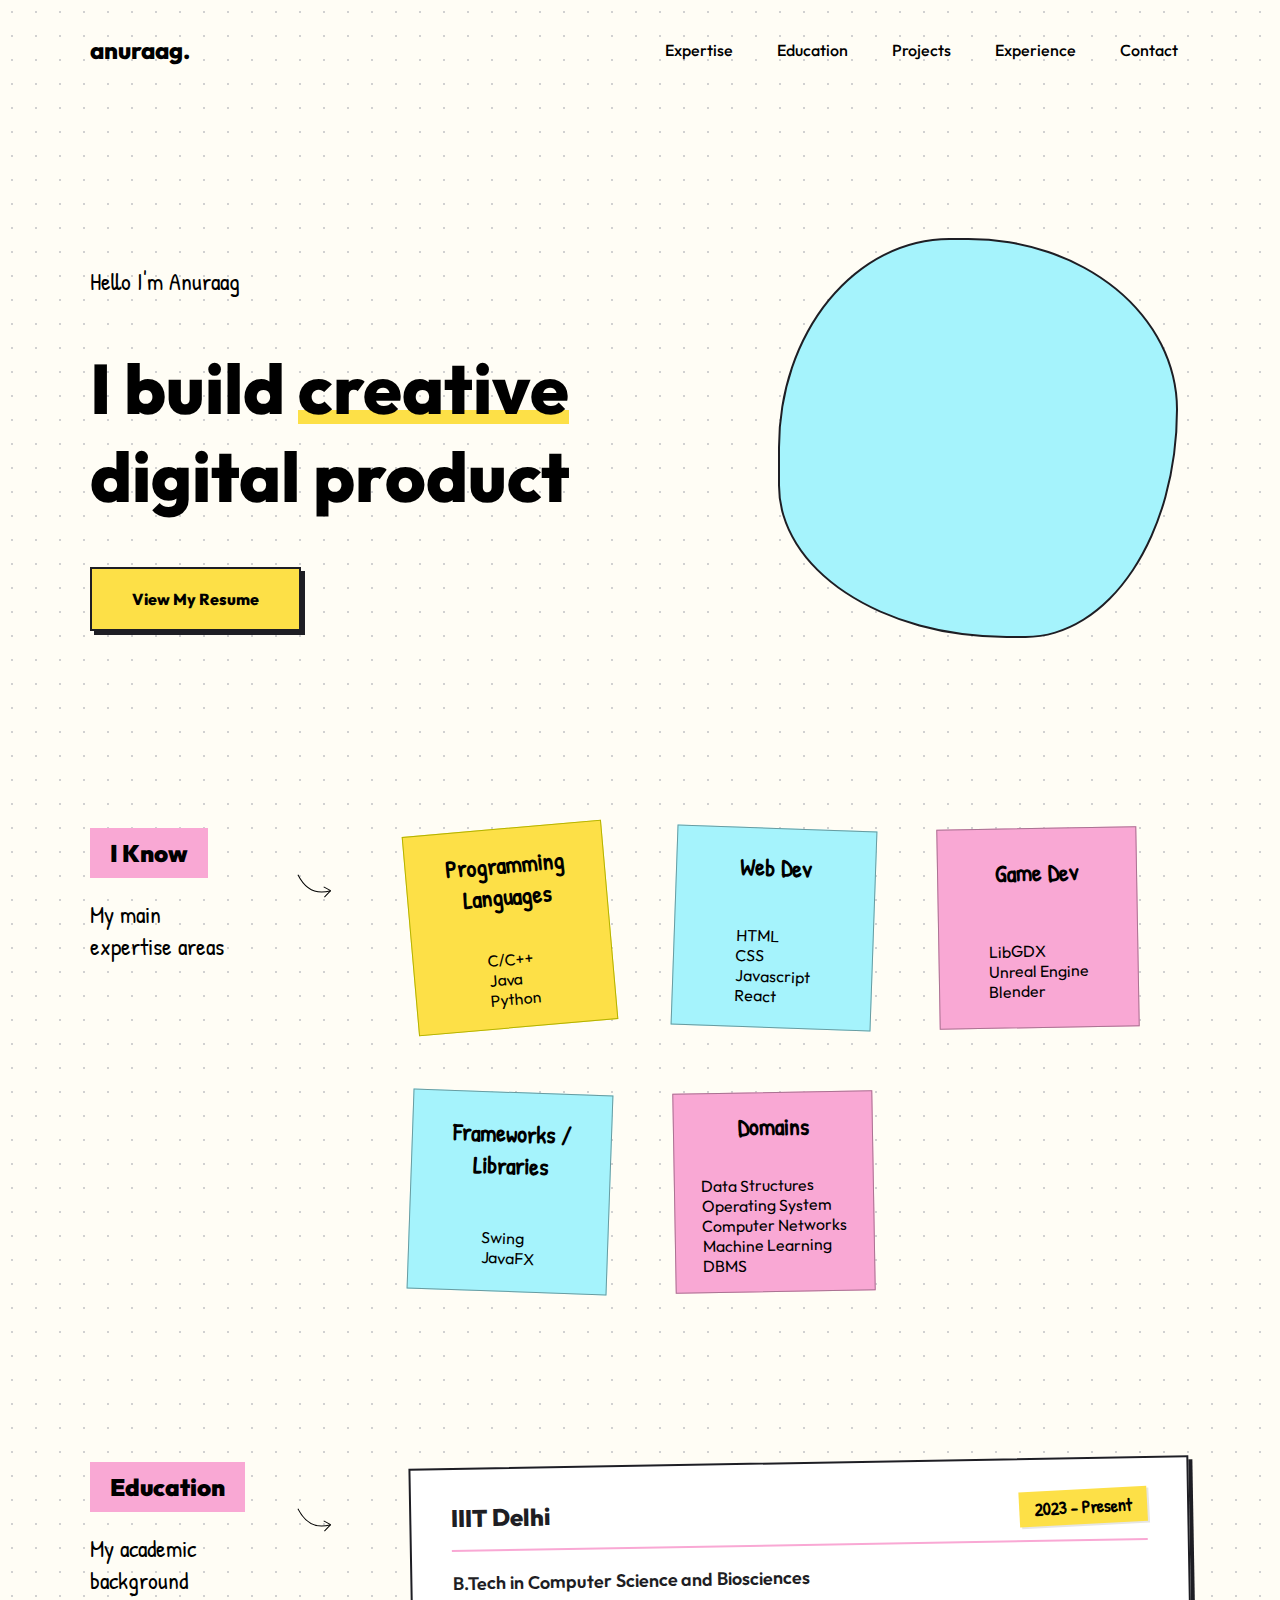
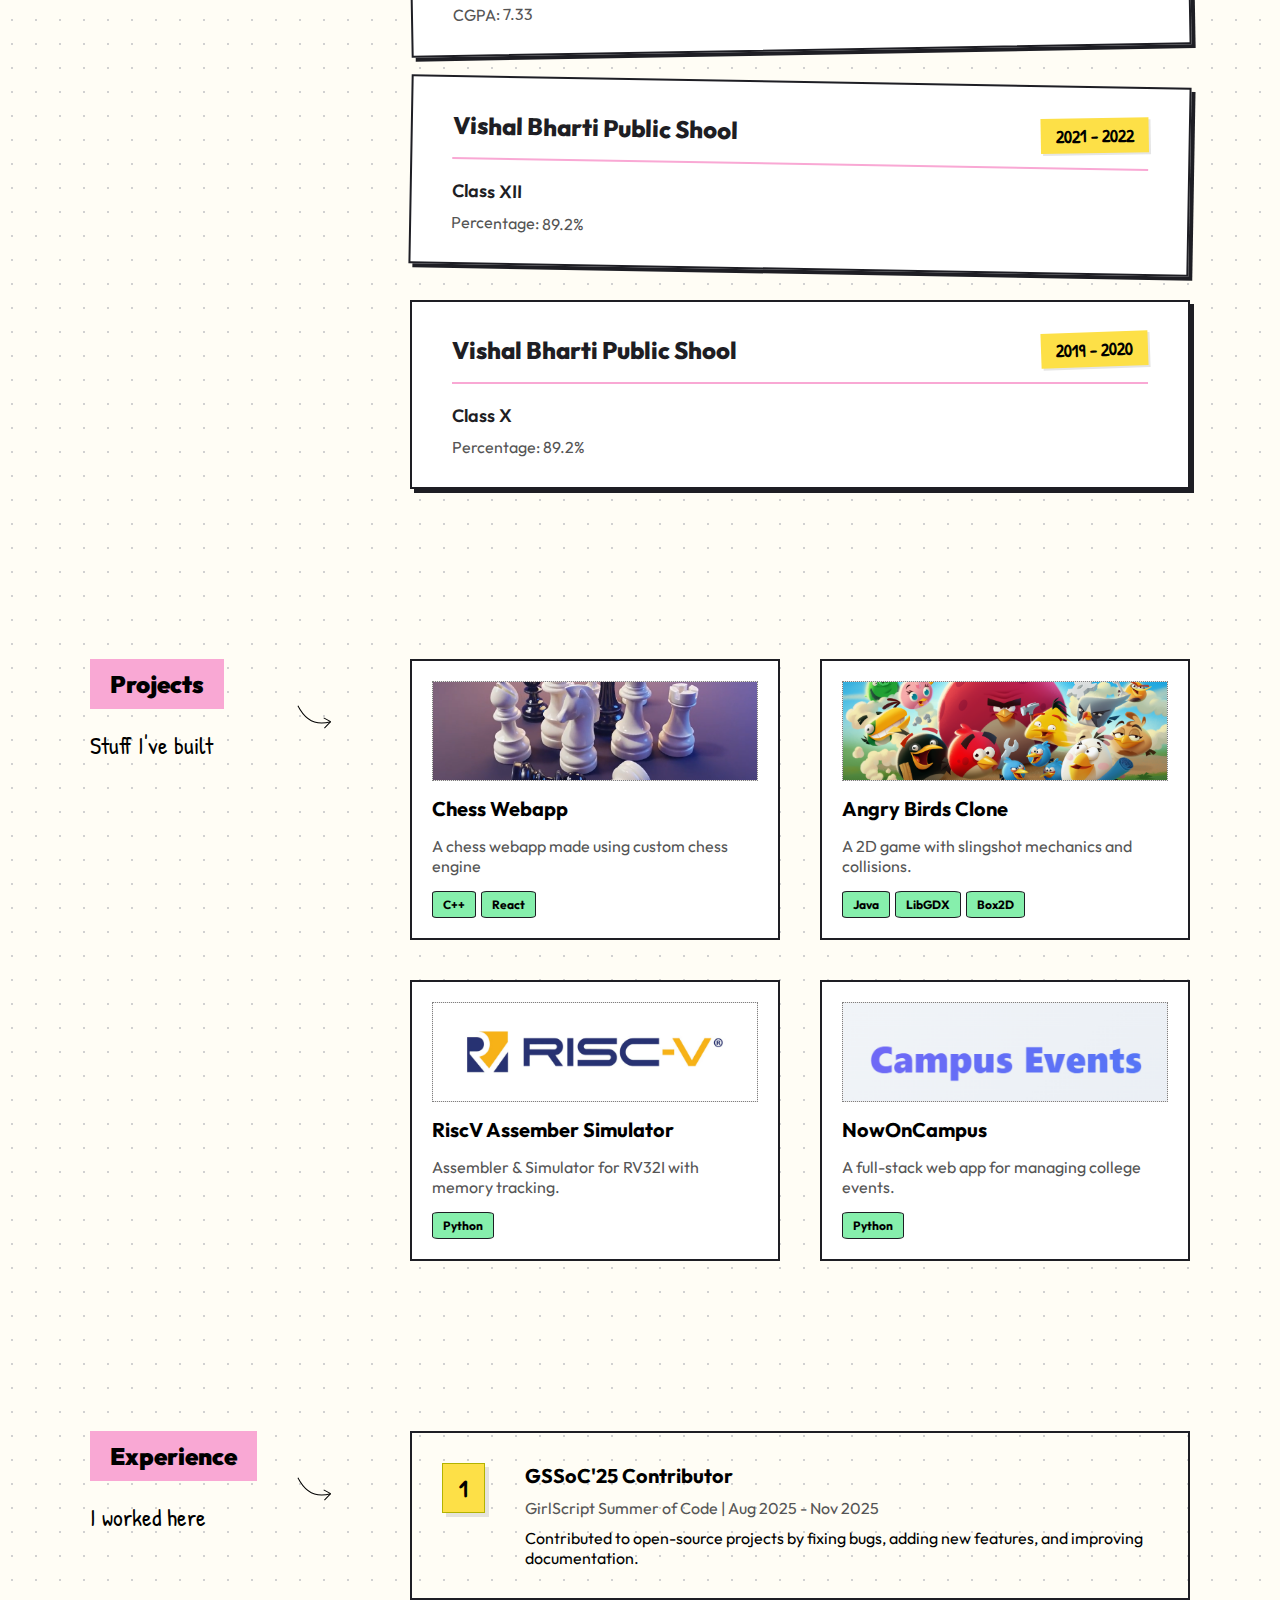
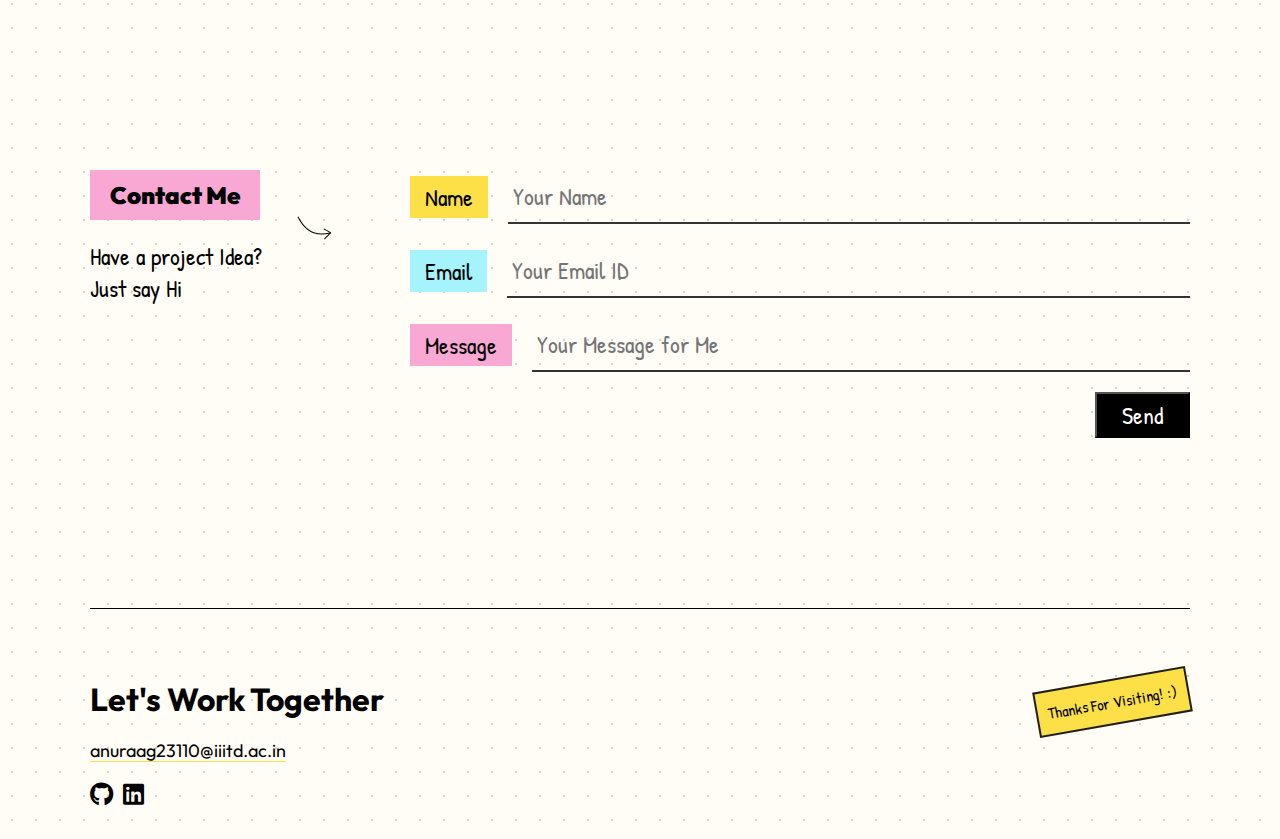
<file: index.html>
<!DOCTYPE html>
<html lang="en">
<head>
    <meta charset="UTF-8">
    <meta name="viewport" content="width=device-width, initial-scale=1.0">
    <title>Anuraag Tandon | Portfolio</title>
    <link rel="stylesheet" href="style.css">

    <!-- Outfit font -->
    <link rel="preconnect" href="https://fonts.googleapis.com">
    <link rel="preconnect" href="https://fonts.gstatic.com" crossorigin>
    <link href="https://fonts.googleapis.com/css2?family=Jost:ital,wght@0,100..900;1,100..900&family=Outfit:wght@100..900&display=swap" rel="stylesheet">

    <!-- patrick hand font -->
    <link rel="preconnect" href="https://fonts.googleapis.com">
    <link rel="preconnect" href="https://fonts.gstatic.com" crossorigin>
    <link href="https://fonts.googleapis.com/css2?family=Jost:ital,wght@0,842;1,842&family=Outfit:wght@100..900&family=Patrick+Hand&display=swap" rel="stylesheet">

    <link
    rel="stylesheet"
    href="https://cdnjs.cloudflare.com/ajax/libs/font-awesome/6.5.1/css/all.min.css"
    />



</head>
<body>
    <div id="container">
        <nav>
            <div id="anuraag_logo">anuraag.</div>
            <button id="hamburger_btn" aria-label="Toggle navigation">
                <i class="fa-solid fa-bars"></i>
            </button>
            <div id="section_links_area">
                <a href="#expertise" class="section_link" onclick="closeMenu()">Expertise</a>
                <a href="#education" class="section_link" onclick="closeMenu()">Education</a>
                <a href="#projects" class="section_link" onclick="closeMenu()">Projects</a>
                <a href="#experience" class="section_link" onclick="closeMenu()">Experience</a>
                <a href="#contact" class="section_link" onclick="closeMenu()">Contact</a>
            </div>
        </nav>

        <section id="hero">
            <div id="hero_text">
                <p id="intro1_txt">Hello I'm Anuraag</p>
                <p id="intro2_txt">I build <span class="highlight">creative</span> digital product</p>
                <button id="view_resume"  onclick="window.open('assets/resume.pdf', '_blank');">View My Resume</button>
            </div>
            <div id="blob">
                <div id="blob_bg"></div>
                <!-- <div id="blob_img"></div> -->
                <!-- <img src="assets/profile.png" id="blob_img" alt="Anuraag Tandon"> -->
            </div>
        </section>

        <!-- knowledge section -->
        <section class="section" id="expertise">
            <div class="section_tag">
                <div class="section_tag_text">
                    <div class="section_heading">I Know</div>
                    <div class="section_heading_description">My main <br>expertise areas</div>
                </div>
                <svg class="section_tag_arrow" viewBox="0 0 100 100" fill="none" stroke="currentColor" stroke-width="2">
                    <path d="M10,20 Q40,60 80,40" />
                    <path d="M80,40 L65,35 M80,40 L70,55" />
                </svg>
            </div>
            <div class="knowledge_section_content">
                <div class="yellow_card areas_card">
                    <p class="area_name">Programming Languages</p>
                    <div class="area_knowledge">
                        <p> C/C++ </p>
                        <p> Java </p>
                        <p> Python </p>
                    </div>
                </div>
                <div class="blue_card areas_card">
                    <p class="area_name">Web Dev</p>
                    <div class="area_knowledge">
                        <p> HTML </p>
                        <p> CSS </p>
                        <p> Javascript </p>
                        <p> React </p>
                    </div>
                </div>
                <div class="pink_card areas_card">
                    <p class="area_name">Game Dev</p>
                    <div class="area_knowledge">
                        <p> LibGDX </p>
                        <p> Unreal Engine </p>
                        <p> Blender </p>
                    </div>
                </div>
                <div class="blue_card areas_card">
                    <p class="area_name">Frameworks / Libraries</p>
                    <div class="area_knowledge">
                        <p> Swing </p>
                        <p> JavaFX </p>
                    </div>
                </div>
                <div class="pink_card areas_card">
                    <p class="area_name">Domains</p>
                    <div class="area_knowledge">
                        <p> Data Structures </p>
                        <p> Operating System </p>
                        <p> Computer Networks </p>
                        <p> Machine Learning </p>
                        <p> DBMS </p>
                    </div>
                </div>
            </div>
        </section>

        <!-- Education Section -->
        <section class="section" id="education">
            <div class="section_tag">
                <div class="section_tag_text">
                    <div class="section_heading">Education</div>
                    <div class="section_heading_description">My academic <br>background</div>
                </div>
                <svg class="section_tag_arrow" viewBox="0 0 100 100" fill="none" stroke="currentColor" stroke-width="2">
                    <path d="M10,20 Q40,60 80,40" />
                    <path d="M80,40 L65,35 M80,40 L70,55" />
                </svg>
            </div>
            <div class="education_section_content">
                <div class="education_details" style="transform: rotate(-1deg);">
                    <div class="univ_header">
                        <div class="univ_name">IIIT Delhi</div>
                        <div class="date_detail">2023 - Present</div>
                    </div>
                    
                    <div class="pink_underline"></div>

                    <div class="education_info">
                        <div class="degree_name">B.Tech in Computer Science and Biosciences</div>
                        <div class="marks_detail">CGPA: 7.33</div>
                    </div>
                </div>
                <div class="education_details" style="transform: rotate(1deg);">
                    <div class="univ_header">
                        <div class="univ_name">Vishal Bharti Public Shool</div>
                        <div class="date_detail">2021 - 2022</div>
                    </div>
                    
                    <div class="pink_underline"></div>

                    <div class="education_info">
                        <div class="degree_name">Class XII</div>
                        <div class="marks_detail">Percentage: 89.2%</div>
                    </div>
                </div>
                <div class="education_details">
                    <div class="univ_header">
                        <div class="univ_name">Vishal Bharti Public Shool</div>
                        <div class="date_detail">2019 - 2020</div>
                    </div>
                    
                    <div class="pink_underline"></div>

                    <div class="education_info">
                        <div class="degree_name">Class X</div>
                        <div class="marks_detail">Percentage: 89.2%</div>
                    </div>
                </div>
            </div>   
        </section>

        <!-- Projects section -->
        <section class="section" id="projects">
            <div class="section_tag">
                <div class="section_tag_text">
                    <div class="section_heading">Projects</div>
                    <div class="section_heading_description">Stuff I've built</div>
                </div>
                <svg class="section_tag_arrow" viewBox="0 0 100 100" fill="none" stroke="currentColor" stroke-width="2">
                    <path d="M10,20 Q40,60 80,40" />
                    <path d="M80,40 L65,35 M80,40 L70,55" />
                </svg>
            </div>
            <div class="project_section_content">
                <div class="project_card" onclick="window.open('https://github.com/MAHanupriSAR/Chess', '_blank');">
                    <!-- <div class="project_img"></div> -->
                    <img src="assets/chess.png" alt="Angry Birds Clone" class="project_img">
                    <div class="project_title">Chess Webapp</div>
                    <div class="project_description">A chess webapp made using custom chess engine</div>
                    <div class="tags">
                        <div class="tag">C++</div>
                        <div class="tag">React</div>
                    </div>
                </div>
                <div class="project_card" onclick="window.open('https://github.com/MAHanupriSAR/Angry_Birds', '_blank');">
                    <!-- <div class="project_img"></div> -->
                    <img src="assets/angryBirds.png" alt="Angry Birds Clone" class="project_img">
                    <div class="project_title">Angry Birds Clone</div>
                    <div class="project_description">A 2D game with slingshot mechanics and collisions.</div>
                    <div class="tags">
                        <div class="tag">Java</div>
                        <div class="tag">LibGDX</div>
                        <div class="tag">Box2D</div>
                    </div>
                </div>
                <div class="project_card" onclick="window.open('https://github.com/MAHanupriSAR/Assembler_Simulator', '_blank');">
                    <!-- <div class="project_img"></div> -->
                    <img src="assets/riscV.png" alt="RiscV Assember Simulator" class="project_img">
                    <div class="project_title">RiscV Assember Simulator</div>
                    <div class="project_description">Assembler & Simulator for RV32I with memory tracking.</div>
                    <div class="tags">
                        <div class="tag">Python</div>
                    </div>
                </div>
                <div class="project_card"  onclick="window.open('https://github.com/MAHanupriSAR/NowOnCampus', '_blank');">
                    <!-- <div class="project_img"></div> -->
                    <img src="assets/nowOnCampus.png" alt="Event Management" class="project_img">
                    <div class="project_title">NowOnCampus</div>
                    <div class="project_description">A full-stack web app for managing college events.</div>
                    <div class="tags">
                        <div class="tag">Python</div>
                    </div>
                </div>
            </div>
        </section>

        <!-- Work Experience Section -->
        <section class="section" id="experience">
            <div class="section_tag">
                <div class="section_tag_text">
                    <div class="section_heading">Experience</div>
                    <div class="section_heading_description">I worked here</div>
                </div>
                <svg class="section_tag_arrow" viewBox="0 0 100 100" fill="none" stroke="currentColor" stroke-width="2">
                    <path d="M10,20 Q40,60 80,40" />
                    <path d="M80,40 L65,35 M80,40 L70,55" />
                </svg>
            </div>
            <div class="experience_section_content">
                <div class="experience_card">
                    <div class="role_number yellow_role">1</div>
                    <div class="role_detail">
                        <div class="role_name">GSSoC'25 Contributor</div>
                        <div class="role_place_date">GirlScript Summer of Code | Aug 2025 - Nov 2025</div>
                        <div class="role_description">Contributed to open-source projects by fixing bugs, adding new features, and improving documentation.</div>
                    </div>
                </div>
            </div>   
        </section>

        <!-- contact me -->
         <section class="section" id="contact">
            <div class="section_tag">
                <div class="section_tag_text">
                    <div class="section_heading">Contact Me</div>
                    <div class="section_heading_description">Have a project Idea?<br>Just say Hi</div>
                </div>
                <svg class="section_tag_arrow" viewBox="0 0 100 100" fill="none" stroke="currentColor" stroke-width="2">
                    <path d="M10,20 Q40,60 80,40" />
                    <path d="M80,40 L65,35 M80,40 L70,55" />
                </svg>
            </div>
            <div class="contact_section_content">
                <form id="contact_me_form">
                    <div id="name_input">
                        <label class="label" id="name_label" for="name_field">Name</label>
                        <input type="text" id="name_field" name="username" placeholder="Your Name" required>
                    </div>
                    <div id="email_input">
                        <label class="label" id="email_label" for="email_field">Email</label>
                        <input type="email" id="email_field" name="email" placeholder="Your Email ID" required>
                    </div>
                    <div id="message_input">
                        <label class="label" id="message_label" for="message_field">Message</label>
                        <input type="text" id="message_field" name="message" placeholder="Your Message for Me" required>
                    </div>
                    <button type="submit" id="send_btn">Send</button>
                </form>
            </div>   
        </section>

        <footer>
            <div id="black_footer_line"></div>
            <div id="footer_txt">
                <div id="left_footer_txt">
                    <div id="footer_greet1">Let's Work Together</div>
                    <div id="links">
                        <div id="footer_email">anuraag23110@iiitd.ac.in</div>
                        <div id="footer_social_links">
                            <div class="social_link" id="github" onclick="window.open('https://github.com/MAHanupriSAR', '_blank');">
                                <i class="fa-brands fa-github" style="color: #000000;"></i>
                            </div>
                            <div class="social_link" id="linkdin" onclick="window.open('https://www.linkedin.com/in/anuraagtandon/', '_blank');">
                                <i class="fa-brands fa-linkedin" style="color: #000000;"></i>
                            </div>
                        </div>
                    </div>
                </div>
                <div id="footer_greet2">Thanks For Visiting! :)</div>
            </div>
        </footer>
    </div>
    <script src="script.js"></script>
</body>
</html>
</file>
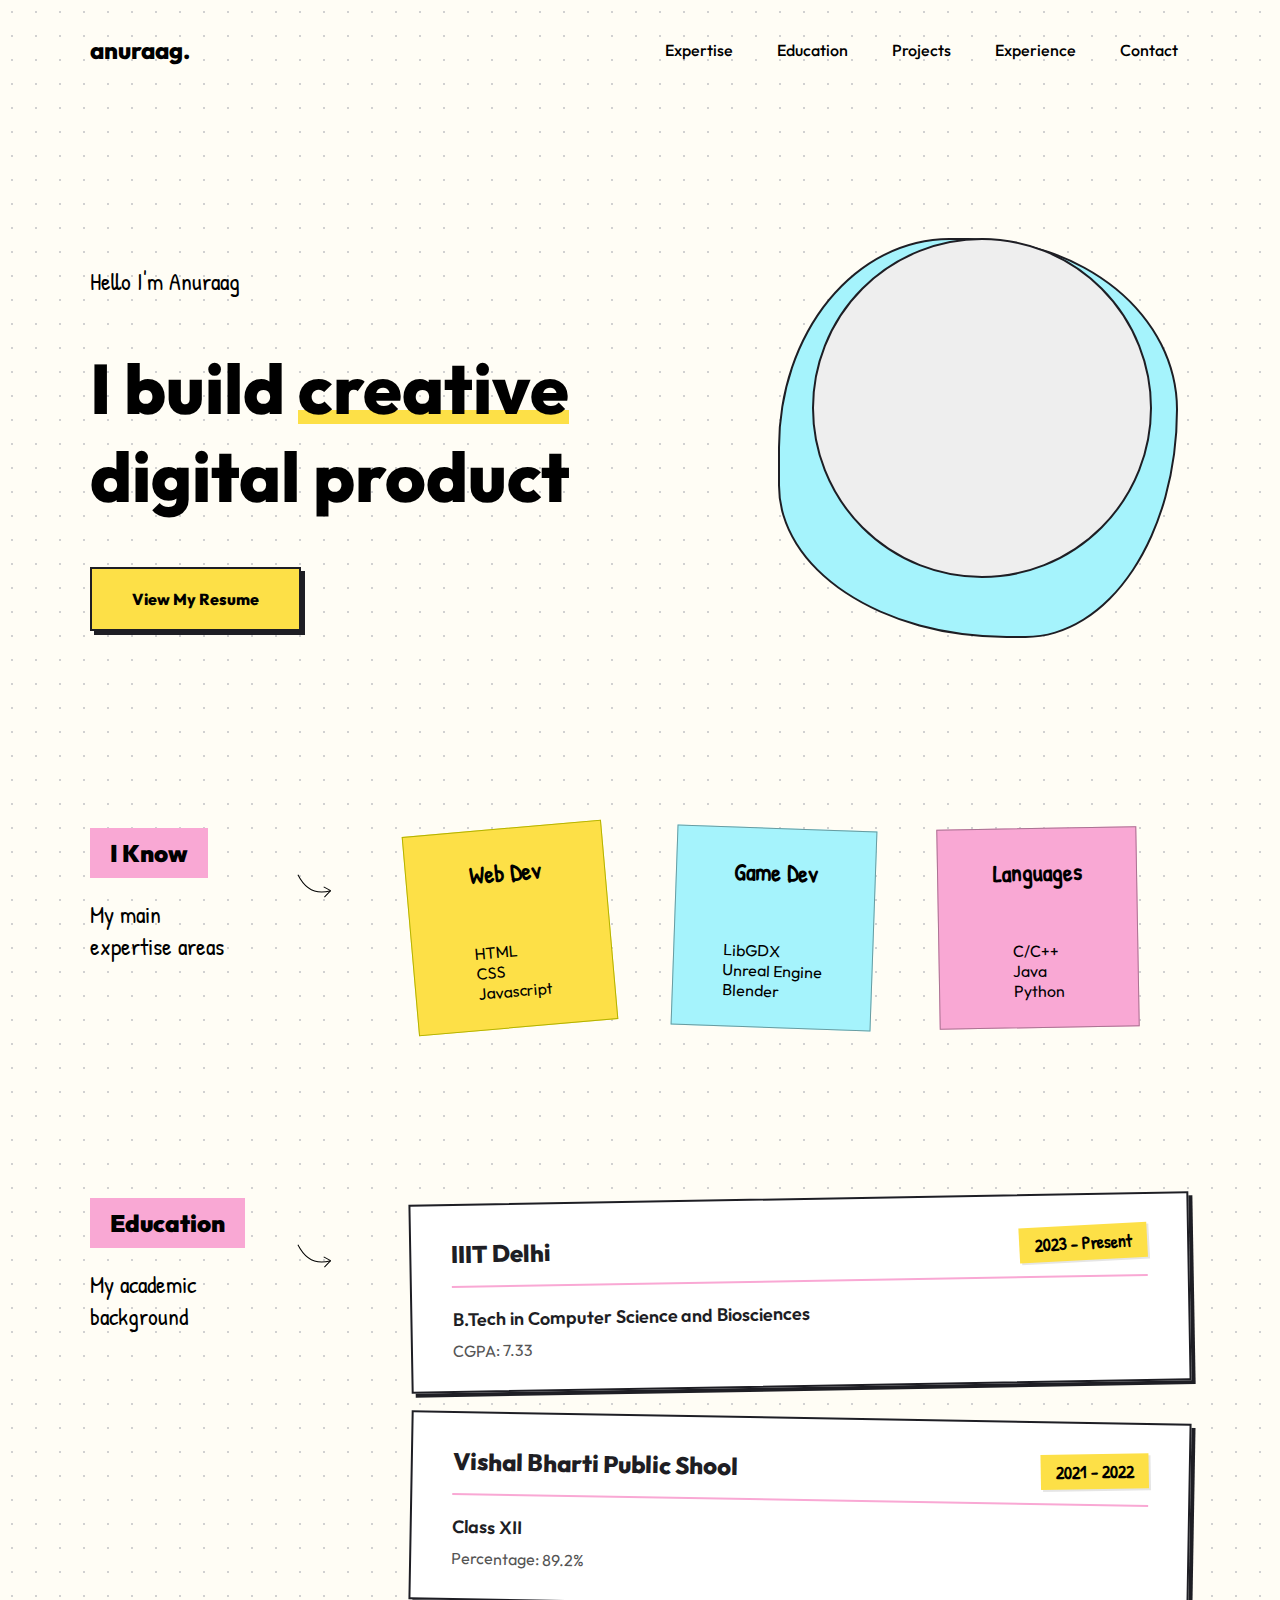
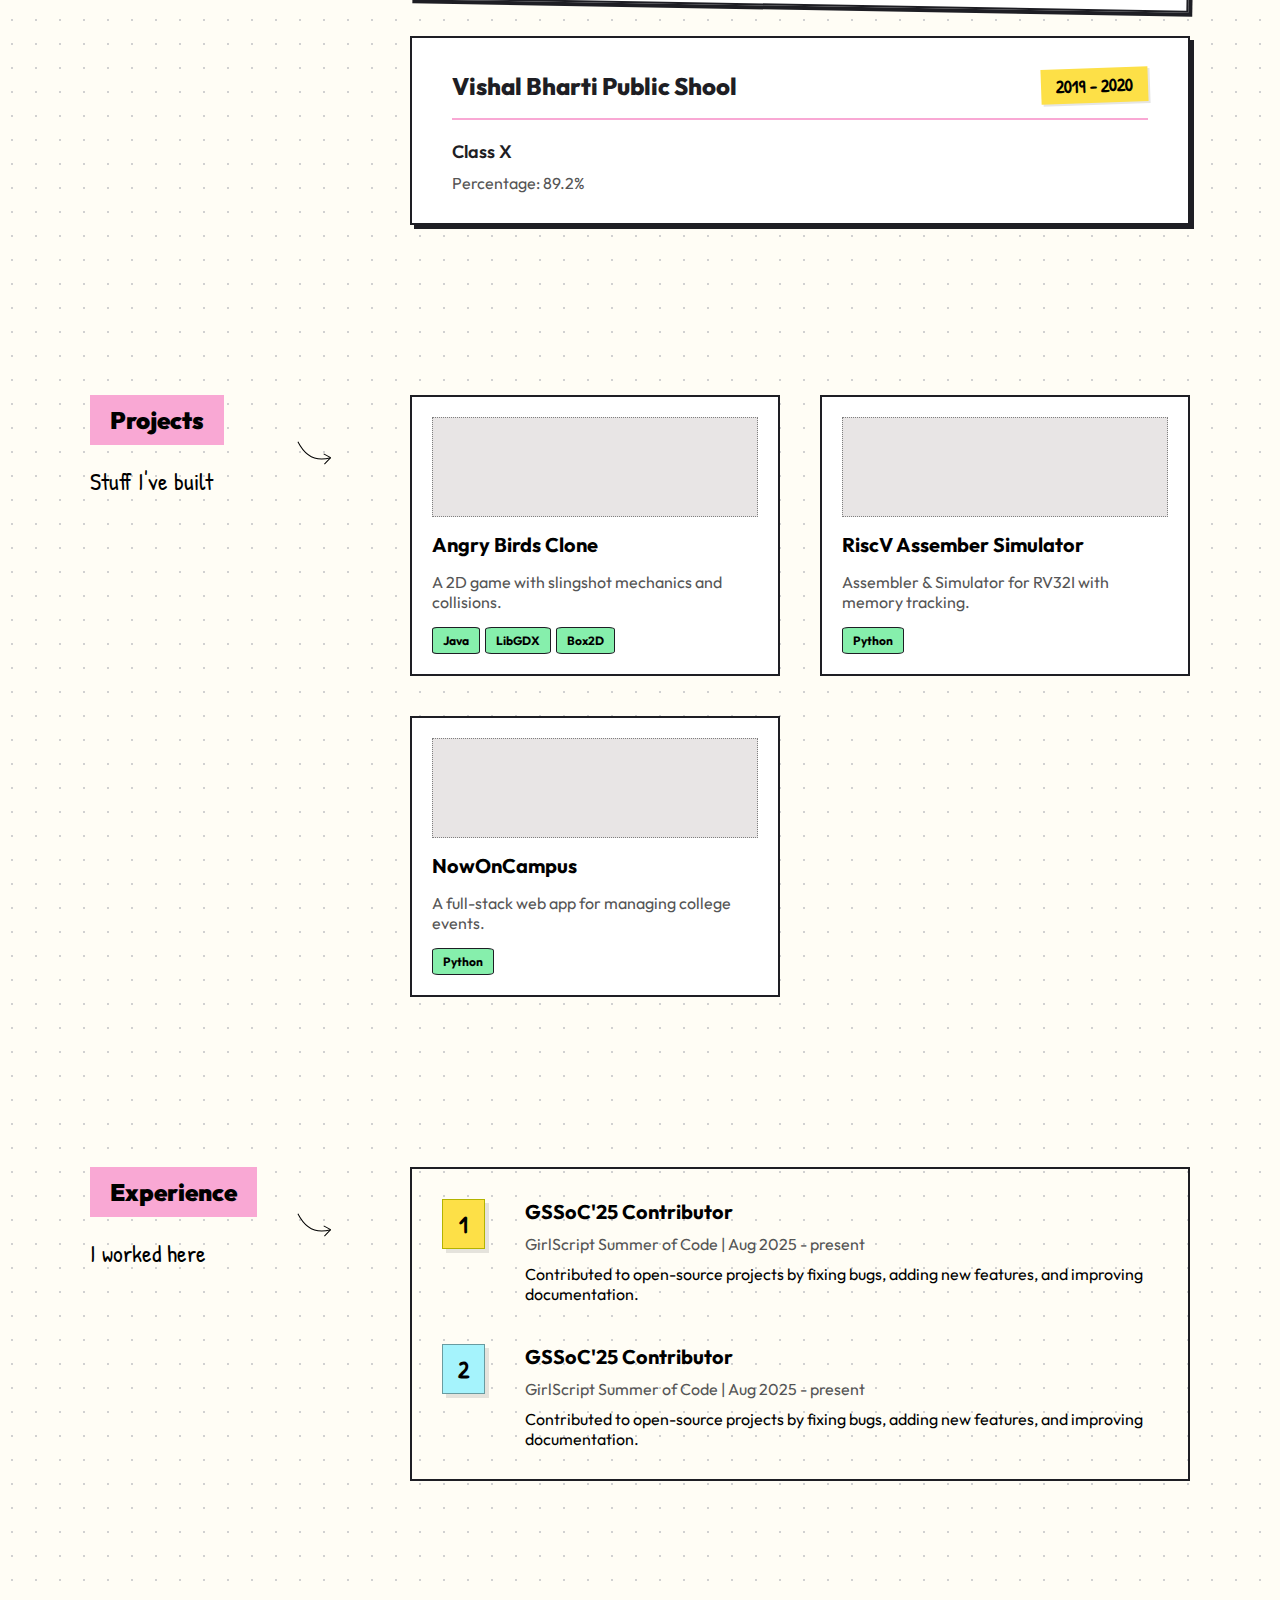
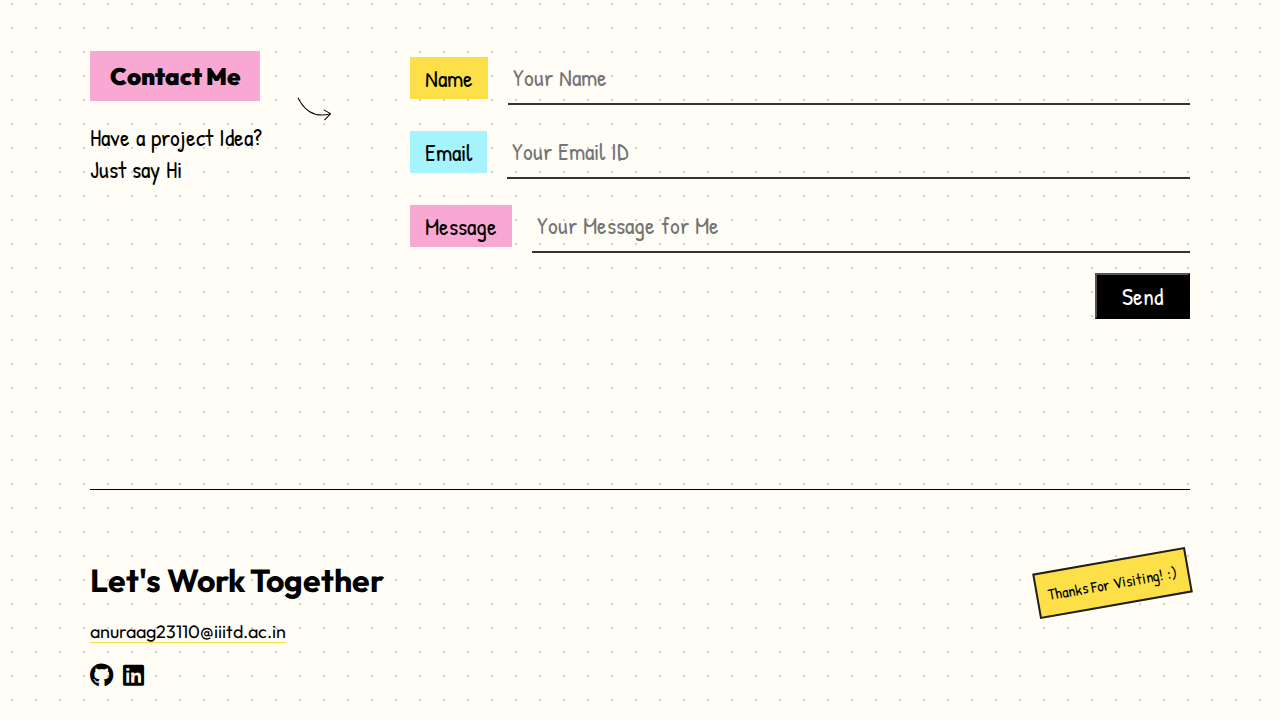
<file: portfolio.html>
<!DOCTYPE html>
<html lang="en">
<head>
    <meta charset="UTF-8">
    <meta name="viewport" content="width=device-width, initial-scale=1.0">
    <title>Anuraag Tandon | Portfolio</title>
    <link rel="stylesheet" href="style.css">

    <!-- Outfit font -->
    <link rel="preconnect" href="https://fonts.googleapis.com">
    <link rel="preconnect" href="https://fonts.gstatic.com" crossorigin>
    <link href="https://fonts.googleapis.com/css2?family=Jost:ital,wght@0,100..900;1,100..900&family=Outfit:wght@100..900&display=swap" rel="stylesheet">

    <!-- patrick hand font -->
    <link rel="preconnect" href="https://fonts.googleapis.com">
    <link rel="preconnect" href="https://fonts.gstatic.com" crossorigin>
    <link href="https://fonts.googleapis.com/css2?family=Jost:ital,wght@0,842;1,842&family=Outfit:wght@100..900&family=Patrick+Hand&display=swap" rel="stylesheet">

    <link
    rel="stylesheet"
    href="https://cdnjs.cloudflare.com/ajax/libs/font-awesome/6.5.1/css/all.min.css"
    />



</head>
<body>
    <div id="container">
        <nav>
            <div id="anuraag_logo">anuraag.</div>
            <div id="section_links_area">
                <a href="#expertise" class="section_link">Expertise</a>
                <a href="#education" class="section_link">Education</a>
                <a href="#projects" class="section_link">Projects</a>
                <a href="#experience" class="section_link">Experience</a>
                <a href="#contact" class="section_link">Contact</a>
            </div>
        </nav>

        <section id="hero">
            <div id="hero_text">
                <p id="intro1_txt">Hello I'm Anuraag</p>
                <p id="intro2_txt">I build <span class="highlight">creative</span> digital product</p>
                <button id="view_resume">View My Resume</button>
            </div>
            <div id="blob">
                <div id="blob_bg">
                </div>
                <div id="blob_img"></div>
            </div>
        </section>

        <!-- knowledge section -->
        <section class="section" id="expertise">
            <div class="section_tag">
                <div class="section_tag_text">
                    <div class="section_heading">I Know</div>
                    <div class="section_heading_description">My main <br>expertise areas</div>
                </div>
                <svg class="section_tag_arrow" viewBox="0 0 100 100" fill="none" stroke="currentColor" stroke-width="2">
                    <path d="M10,20 Q40,60 80,40" />
                    <path d="M80,40 L65,35 M80,40 L70,55" />
                </svg>
            </div>
            <div class="knowledge_section_content">
                <div class="yellow_card areas_card">
                    <p class="area_name">Web Dev</p>
                    <div class="area_knowledge">
                        <p> HTML </p>
                        <p> CSS </p>
                        <p> Javascript </p>
                    </div>
                </div>
                <div class="blue_card areas_card">
                    <p class="area_name">Game Dev</p>
                    <div class="area_knowledge">
                        <p> LibGDX </p>
                        <p> Unreal Engine </p>
                        <p> Blender </p>
                    </div>
                </div>
                <div class="pink_card areas_card">
                    <p class="area_name">Languages</p>
                    <div class="area_knowledge">
                        <p> C/C++ </p>
                        <p> Java </p>
                        <p> Python </p>
                    </div>
                </div>
            </div>
        </section>

        <!-- Education Section -->
        <section class="section" id="education">
            <div class="section_tag">
                <div class="section_tag_text">
                    <div class="section_heading">Education</div>
                    <div class="section_heading_description">My academic <br>background</div>
                </div>
                <svg class="section_tag_arrow" viewBox="0 0 100 100" fill="none" stroke="currentColor" stroke-width="2">
                    <path d="M10,20 Q40,60 80,40" />
                    <path d="M80,40 L65,35 M80,40 L70,55" />
                </svg>
            </div>
            <div class="education_section_content">
                <div class="education_details" style="transform: rotate(-1deg);">
                    <div class="univ_header">
                        <div class="univ_name">IIIT Delhi</div>
                        <div class="date_detail">2023 - Present</div>
                    </div>
                    
                    <div class="pink_underline"></div>

                    <div class="education_info">
                        <div class="degree_name">B.Tech in Computer Science and Biosciences</div>
                        <div class="marks_detail">CGPA: 7.33</div>
                    </div>
                </div>
                <div class="education_details" style="transform: rotate(1deg);">
                    <div class="univ_header">
                        <div class="univ_name">Vishal Bharti Public Shool</div>
                        <div class="date_detail">2021 - 2022</div>
                    </div>
                    
                    <div class="pink_underline"></div>

                    <div class="education_info">
                        <div class="degree_name">Class XII</div>
                        <div class="marks_detail">Percentage: 89.2%</div>
                    </div>
                </div>
                <div class="education_details">
                    <div class="univ_header">
                        <div class="univ_name">Vishal Bharti Public Shool</div>
                        <div class="date_detail">2019 - 2020</div>
                    </div>
                    
                    <div class="pink_underline"></div>

                    <div class="education_info">
                        <div class="degree_name">Class X</div>
                        <div class="marks_detail">Percentage: 89.2%</div>
                    </div>
                </div>
            </div>   
        </section>

        <!-- Projects section -->
        <section class="section" id="projects">
            <div class="section_tag">
                <div class="section_tag_text">
                    <div class="section_heading">Projects</div>
                    <div class="section_heading_description">Stuff I've built</div>
                </div>
                <svg class="section_tag_arrow" viewBox="0 0 100 100" fill="none" stroke="currentColor" stroke-width="2">
                    <path d="M10,20 Q40,60 80,40" />
                    <path d="M80,40 L65,35 M80,40 L70,55" />
                </svg>
            </div>
            <div class="project_section_content">
                <div class="project_card">
                    <div class="project_img"></div>
                    <div class="project_title">Angry Birds Clone</div>
                    <div class="project_description">A 2D game with slingshot mechanics and collisions.</div>
                    <div class="tags">
                        <div class="tag">Java</div>
                        <div class="tag">LibGDX</div>
                        <div class="tag">Box2D</div>
                    </div>
                </div>
                <div class="project_card">
                    <div class="project_img"></div>
                    <div class="project_title">RiscV Assember Simulator</div>
                    <div class="project_description">Assembler & Simulator for RV32I with memory tracking.</div>
                    <div class="tags">
                        <div class="tag">Python</div>
                    </div>
                </div>
                <div class="project_card">
                    <div class="project_img"></div>
                    <div class="project_title">NowOnCampus</div>
                    <div class="project_description">A full-stack web app for managing college events.</div>
                    <div class="tags">
                        <div class="tag">Python</div>
                    </div>
                </div>
            </div>
        </section>

        <!-- Work Experience Section -->
        <section class="section" id="experience">
            <div class="section_tag">
                <div class="section_tag_text">
                    <div class="section_heading">Experience</div>
                    <div class="section_heading_description">I worked here</div>
                </div>
                <svg class="section_tag_arrow" viewBox="0 0 100 100" fill="none" stroke="currentColor" stroke-width="2">
                    <path d="M10,20 Q40,60 80,40" />
                    <path d="M80,40 L65,35 M80,40 L70,55" />
                </svg>
            </div>
            <div class="experience_section_content">
                <div class="experience_card">
                    <div class="role_number yellow_role">1</div>
                    <div class="role_detail">
                        <div class="role_name">GSSoC'25 Contributor</div>
                        <div class="role_place_date">GirlScript Summer of Code | Aug 2025 - present</div>
                        <div class="role_description">Contributed to open-source projects by fixing bugs, adding new features, and improving documentation.</div>
                    </div>
                </div>
                <div class="experience_card">
                    <div class="role_number blue_role">2</div>
                    <div class="role_detail">
                        <div class="role_name">GSSoC'25 Contributor</div>
                        <div class="role_place_date">GirlScript Summer of Code | Aug 2025 - present</div>
                        <div class="role_description">Contributed to open-source projects by fixing bugs, adding new features, and improving documentation.</div>
                    </div>
                </div>
            </div>   
        </section>

        <!-- contact me -->
         <section class="section" id="contact">
            <div class="section_tag">
                <div class="section_tag_text">
                    <div class="section_heading">Contact Me</div>
                    <div class="section_heading_description">Have a project Idea?<br>Just say Hi</div>
                </div>
                <svg class="section_tag_arrow" viewBox="0 0 100 100" fill="none" stroke="currentColor" stroke-width="2">
                    <path d="M10,20 Q40,60 80,40" />
                    <path d="M80,40 L65,35 M80,40 L70,55" />
                </svg>
            </div>
            <div class="contact_section_content">
                <form id="contact_me_form">
                    <div id="name_input">
                        <label class="label" id="name_label" for="name_field">Name</label>
                        <input type="text" id="name_field" name="username" placeholder="Your Name" required>
                    </div>
                    <div id="email_input">
                        <label class="label" id="email_label" for="email_field">Email</label>
                        <input type="email" id="email_field" name="email" placeholder="Your Email ID" required>
                    </div>
                    <div id="message_input">
                        <label class="label" id="message_label" for="message_field">Message</label>
                        <input type="text" id="message_field" name="message" placeholder="Your Message for Me" required>
                    </div>
                    <button type="submit" id="send_btn">Send</button>
                </form>
            </div>   
        </section>

        <footer>
            <div id="black_footer_line"></div>
            <div id="footer_txt">
                <div id="left_footer_txt">
                    <div id="footer_greet1">Let's Work Together</div>
                    <div id="links">
                        <div id="footer_email">anuraag23110@iiitd.ac.in</div>
                        <div id="footer_social_links">
                            <div class="social_link" id="github">
                                <i class="fa-brands fa-github" style="color: #000000;"></i>
                            </div>
                            <div class="social_link" id="linkdin">
                                <i class="fa-brands fa-linkedin" style="color: #000000;"></i>
                            </div>
                        </div>
                    </div>
                </div>
                <div id="footer_greet2">Thanks For Visiting! :)</div>
            </div>
        </footer>
    </div>
</body>
</html>
</file>
<file: style.css>
*{
    --bg-cream: #FFFDF5;
    --text-dark: #1e1e24;
    --accent-yellow: #FDE047;
    --accent-pink: #F9A8D4;
    --accent-blue: #A5F3FC;
    
    /* The "Ink" look */
    --yellow_border: 1px solid rgb(179, 179, 0);
    --blue_border: 1px solid #699ba0;
    --pink_border: 1px solid #aa7392;
    --border: 2px solid #1e1e24;
    --shadow: 4px 4px 0px #1e1e24;
    
    --font-main: 'Outfit', sans-serif;
    --font-hand: 'Patrick Hand', cursive;

    margin: 0px;
    padding: 0px;
    box-sizing: border-box;
}

html {
    scroll-behavior: smooth;
}

body{
    min-height: 100vh;
    display: flex;
    justify-content: center;
    background-color: var(--bg-cream);
    background-image: radial-gradient(#d1d1d1 1px, transparent 1px);
    background-size: 24px 24px;
}

#container{
    padding-top: 32px;
    padding-bottom: 32px;
    width: 90%;
    max-width: 1100px;
    display: flex;
    flex-direction: column;
    gap: 170px;
}

/* Navigation Bar */
nav{
    display: flex;
    justify-content: space-between;
    align-items: center;
    position: relative;
}

#anuraag_logo{
    font-family: var(--font-main);
    font-optical-sizing: auto;
    font-weight: 800;
    font-style: normal;
    font-size: 24px;
}

#section_links_area{
    display: flex;
    gap: 20px;
}
.section_link{
    font-family: var(--font-main);
    font-weight: 500;
    font-size: 16px;
    color: black;
    text-decoration: none;

    padding: 8px 12px;

    transition: all 0.2s ease;
}
.section_link:hover{
    background-color: var(--accent-pink);
    transform: rotate(-3deg) scale(1.1);
    box-shadow: 2px 2px 0px rgba(0,0,0,0.1);
}

/* hero section */
#hero{
    display: grid;
    grid-template-columns: 1.5fr 1fr;
    gap: 40px;
    justify-items: center;
}
#hero_text{
    display: flex;
    flex-direction: column;
    justify-content: space-evenly;
    align-items: flex-start;
    gap: 20px;
}

.highlight{
    text-decoration: underline;
    text-decoration-color: var(--accent-yellow);
    text-decoration-thickness: 0.2em;
    text-underline-offset: -0.05em;
    text-decoration-skip-ink: none;
}
#intro1_txt{
    font-family: var(--font-hand);
    font-weight: 400;
    font-style: normal;
    font-size: 24px;
    color: black;
}
#intro2_txt{
    font-family: var(--font-main);
    font-weight: 800;
    font-size: 70px;
}
#view_resume{
    background-color: var(--accent-yellow);
    
    font-family: var(--font-main);
    padding: 20px 40px 20px 40px;
    font-weight: 800;
    font-size: 16px;

    border: var(--border);
    box-shadow: var(--shadow);

    transition: all 0.1s ease;
}
#view_resume:hover{
    cursor: pointer;
}
#view_resume:active{
    transform: translate(4px, 4px); 
    box-shadow: none; 
}
#blob{
    position: relative;
    /* width: 400px;
    height: 400px; */
    width: 100%; 
    max-width: 400px;
    height: auto;
    aspect-ratio: 1 / 1;
    margin-bottom: 20px;
}
@keyframes spinBlob {
    from { transform: rotate(0deg); }
    to { transform: rotate(360deg); }
}

#blob_bg{
    position: absolute;
    width: 100%;
    height: 100%;
    background-color: var(--accent-blue);
    border-radius: 45% 55% 40% 60% / 55% 45% 60% 40%;
    z-index: -1;
    border: var(--border);

    animation: spinBlob 5s linear infinite;
}
#blob_img{
    /* width: 350px;
    height: 350px; */
    width: 85%;
    height: 85%;
    background-color:#EEEEEE;
    border-radius: 50%;
    border: var(--border);

    transform: translateX(10%);
}

/* general styles */
.section{
    display: grid;
    grid-template-columns: 250px 1fr;
    gap: 70px;
}
.section_tag{
    position: relative;
    display: flex;
    justify-content: start;
}
.section_tag_text{
    display: flex;
    flex-direction: column;
    gap: 20px;
}
.section_heading{
    background-color: var(--accent-pink);
    font-family: var(--font-main);
    font-weight: 900;
    font-size: 24px;
    width: fit-content;
    padding: 10px 20px;
}   
.section_heading_description{
    font-family: var(--font-hand);
    font-size: 24px;
}
.section_tag_arrow{
    position: absolute; 
    right: 0;           
    top: 40px;          
    width: 50px;
    height: 50px;
    transform: rotate(10deg); /* Tilts it to look handwritten */
}


/* knowledge section */
.knowledge_section_content{
    display: flex;
    gap:64px;
    flex-wrap: wrap;
    /* grid-template-columns: repeat(auto-fit, minmax(200px, 1fr));
    gap: 64px 18px;
    justify-items: center;  */
}
.areas_card{
    width: 200px;
    height: 200px;
    display: flex;
    flex-direction: column;
    justify-content: space-around;
    align-items: center;

    transition: all 0.2s ease;
}
.areas_card:hover{
    transform: rotate(0deg);
    transform: scale(1.1);
}
.area_name{
    text-align: center;
    font-family: var(--font-hand);
    font-size: 24px;
    font-weight:bold;
}
.area_knowledge{
    font-family: var(--font-main);
    font-size: 16px;
}
.yellow_card{
    background-color: var(--accent-yellow);
    border: var(--yellow_border);
    transform: rotate(-5deg);
}
.blue_card{
    background-color: var(--accent-blue);
    border: var(--blue_border);
    transform: rotate(2deg);
}
.pink_card{
    background-color: var(--accent-pink);
    border: var(--pink_border);
    transform: rotate(-1deg);
}


/* Education section */
.education_section_content {
    display: flex;
    flex-direction: column;
    gap: 30px;
}

.education_details {
    width: 100%;
    height: auto;
    background-color: white;
    border: var(--border);
    box-shadow: var(--shadow);
    
    padding: 30px 40px; 
    
    display: flex;
    flex-direction: column;
    align-items: flex-start;
}

.univ_header {
    width: 100%;
    display: flex;
    justify-content: space-between;
    align-items: center;
    margin-bottom: 15px;
}

.univ_name {
    font-family: var(--font-main);
    font-weight: 800;
    font-size: 24px;
    color: var(--text-dark);
}

.date_detail {
    font-family: var(--font-hand);
    background-color: var(--accent-yellow);
    padding: 5px 15px;
    font-size: 18px;
    font-weight: bold;

    transform: rotate(-2deg); 
    box-shadow: 2px 2px 0px rgba(0,0,0,0.1);
}

.pink_underline {
    width: 100%;
    height: 2px;
    background-color: var(--accent-pink);
    margin-bottom: 20px;
}

.education_info {
    display: flex;
    flex-direction: column;
    gap: 10px;
}

.degree_name {
    font-family: var(--font-main);
    font-weight: 600;
    font-size: 18px;
    color: var(--text-dark);
}

.marks_detail {
    font-family: var(--font-main);
    font-weight: 400;
    font-size: 16px;
    color: #555;
}


/* projects section */
.project_section_content{
    display: grid;
    grid-template-columns: repeat(auto-fit, minmax(300px, 1fr));
    /* grid-template-columns: 1fr 1fr; */
    /* grid-template-rows: 1fr 1fr; */ /*<-- Remove this so it grows automatically */
    gap: 40px;
}
.project_card{
    display: flex;
    flex-direction: column;
    align-items: start;
    background-color: white;
    border: var(--border);
    width: 100%;
    height: 100%;
    gap: 15px;
    padding: 20px;

    transition: all 0.1s ease;
}
.project_card:hover{
    transform: translate(-4px, -4px);
    box-shadow: var(--shadow);
    cursor: pointer;
}
.project_img{
    width:100%;
    height: 100px;
    background-color: rgb(232, 229, 229);
    border: 1px dotted gray;

    object-fit: cover;
}
.project_title{
    font-family: var(--font-main);
    font-weight: bold;
    font-size: 20px;
}
.project_description{
    font-family: var(--font-main);
    font-weight: 400;
    font-size: 16px;
    color: #555;
}
.tag{
    background-color: #86EFAC;
    padding: 5px 10px;
    border-radius: 10%;
    border: 1px solid #1e1e24;

    font-family: var(--font-main);
    font-weight: bold;
    font-size: 12px;
}
.tags{
    display: flex;
    width: 100%;
    gap: 5px;
}


/* work experience */
.experience_section_content{
    display: flex;
    flex-direction: column;
    gap: 40px;
    border: var(--border);
    padding: 30px;
}
.experience_card{
    display: flex;
    gap: 40px;
}
.role_number{
    width: 50px;
    height: 50px;
    display: flex;
    justify-content: center;
    align-items: center;

    font-family: var(--font-hand);
    font-weight: bold;
    font-size: 24px;
}
.yellow_role{
    background-color: var(--accent-yellow);
    border: var(--yellow_border);
    box-shadow: 4px 4px 0px rgba(0,0,0,0.1);
}
.blue_role{
    background-color: var(--accent-blue);
    border: var(--blue_border);
    box-shadow: 4px 4px 0px rgba(0,0,0,0.1);
}
.pink_role{
    background-color: var(--accent-pink);
    border: var(--pink_border);
    box-shadow: 4px 4px 0px rgba(0,0,0,0.1);    
}

.role_detail{
    display: flex;
    flex-direction: column;
    gap: 10px;
}
.role_name{
    font-family: var(--font-main);
    font-weight: bold;
    font-size: 20px;
}
.role_place_date{
    font-family: var(--font-main);
    font-weight: 400;
    font-size: 16px;
    color: #555;
}
.role_description{
    font-family: var(--font-main);
    font-weight: 400;
    font-size: 16px;
    color: black;
}


/* contact me section */
#contact_me_form{
    display: flex;
    flex-direction: column;
    gap: 20px;
}
.label{
    font-family: var(--font-hand);
    font-weight: normal;
    font-size: 24px;
    padding: 5px 15px;
}
#name_label{
    background-color: var(--accent-yellow);
}
#email_label{
    background-color: var(--accent-blue);
}
#message_label{
    background-color: var(--accent-pink);
}

#name_input{
    display: flex;
    align-items: center;
    gap: 20px;
}
#email_input{
    display: flex;
    align-items: center;
    gap: 20px;
}
#message_input{
    display: flex;
    align-items: center;
    gap: 20px;
}

input{
    width: 100%;
    background: transparent;
    border: none;
    border-bottom: 2px solid #333;


    font-family: var(--font-hand);
    font-size: 1.5rem;
    color: #000000;              
    padding: 10px 5px;
    outline: none;
}

#send_btn{
    align-self: flex-end;
    background-color: black;
    color: white;
    font-family: var(--font-hand);
    font-weight: normal;
    font-size: 24px;
    padding: 5px 25px;

    transition: all 0.2s ease;
}
#send_btn:hover{
    transform: scale(1.1);
    cursor: pointer;
}


/* footer section */
footer{
    display: flex;
    flex-direction: column;
    gap: 70px;
}
#black_footer_line{
    width: 100%;
    height: 1px;
    background-color: #000000;
}
#footer_txt{
    display: flex;
    justify-content: space-between;
}
#left_footer_txt{
    display: flex;
    flex-direction: column;
    gap: 20px;
}
#footer_greet1{
    font-family: var(--font-main);
    font-weight: bolder;
    font-size: 32px;
}
#links{
    display: flex;
    flex-direction: column;
    align-items: start;
    gap: 20px;
}
#footer_email{
    font-family: var(--font-main);
    font-weight: normal;
    font-size: 18px;
    text-decoration: underline;
    text-decoration-color: var(--accent-yellow);
    text-underline-offset: 0.2em;
}
#footer_social_links{
    display: flex;
    gap: 10px;
}
.social_link i{
    font-size: 24px;
    cursor: pointer;
}
#footer_greet2{
    background-color: var(--accent-yellow);
    font-family: var(--font-hand);
    font-weight: normal;
    width: fit-content;
    height: fit-content;
    padding: 10px;
    border: var(--border);
    transform: rotate(-10deg);
}

#hamburger_btn {
    display: none; /* Hidden on desktop */
    background-color: var(--accent-yellow); /* Matches Resume button */
    border: var(--border);
    box-shadow: var(--shadow);
    color: var(--text-dark);
    padding: 8px 12px;
    cursor: pointer;
    font-size: 20px;
    transition: all 0.1s ease;
}

#hamburger_btn:active {
    transform: translate(4px, 4px);
    box-shadow: none;
}

@media(max-width: 900px){
    /* hero section */
    #hero{
        grid-template-columns: 1fr;
    }
    #blob{order: 1;}
    #hero_text{
        text-align: center;
        order: 2;
        align-items: center;
    }

    /* general */
    .section{
        grid-template-columns: 1fr;
    }
    .section_tag_arrow{
        transform: rotate(90deg) scaleY(-1);
        right: auto;
        left: 200px;
        top: auto;
        bottom: 0px;
    }

    /* contact form */
    #name_input, #email_input, #message_input {
        flex-direction: column;
        align-items: flex-start;
    }

    /* phone navigation style*/
    #hamburger_btn{
        display: block;
    }
    #section_links_area {
        display: none;
        flex-direction: column;
        
        position: absolute;
        top: 60px; /* Push it below the logo */
        right: 0px; 
        
        background-color: var(--bg-cream);
        border: var(--border);
        box-shadow: var(--shadow);
        
        width: 200px;
        padding: 20px;
        gap: 15px;
        z-index: 100; /* Ensure it sits on top of other content */
        
        /* Add a slight tilt for the vibe */
        transform: rotate(-1deg);
    }
    /* The class added by JS to show the menu */
    #section_links_area.active {
        display: flex;
    }
    /* Center text in mobile menu */
    .section_link {
        text-align: center;
        width: 100%;
        border-bottom: 1px dashed #ccc; /* Optional: separates links */
    }
    .section_link:last-child {
        border-bottom: none;
    }
}
</file>
